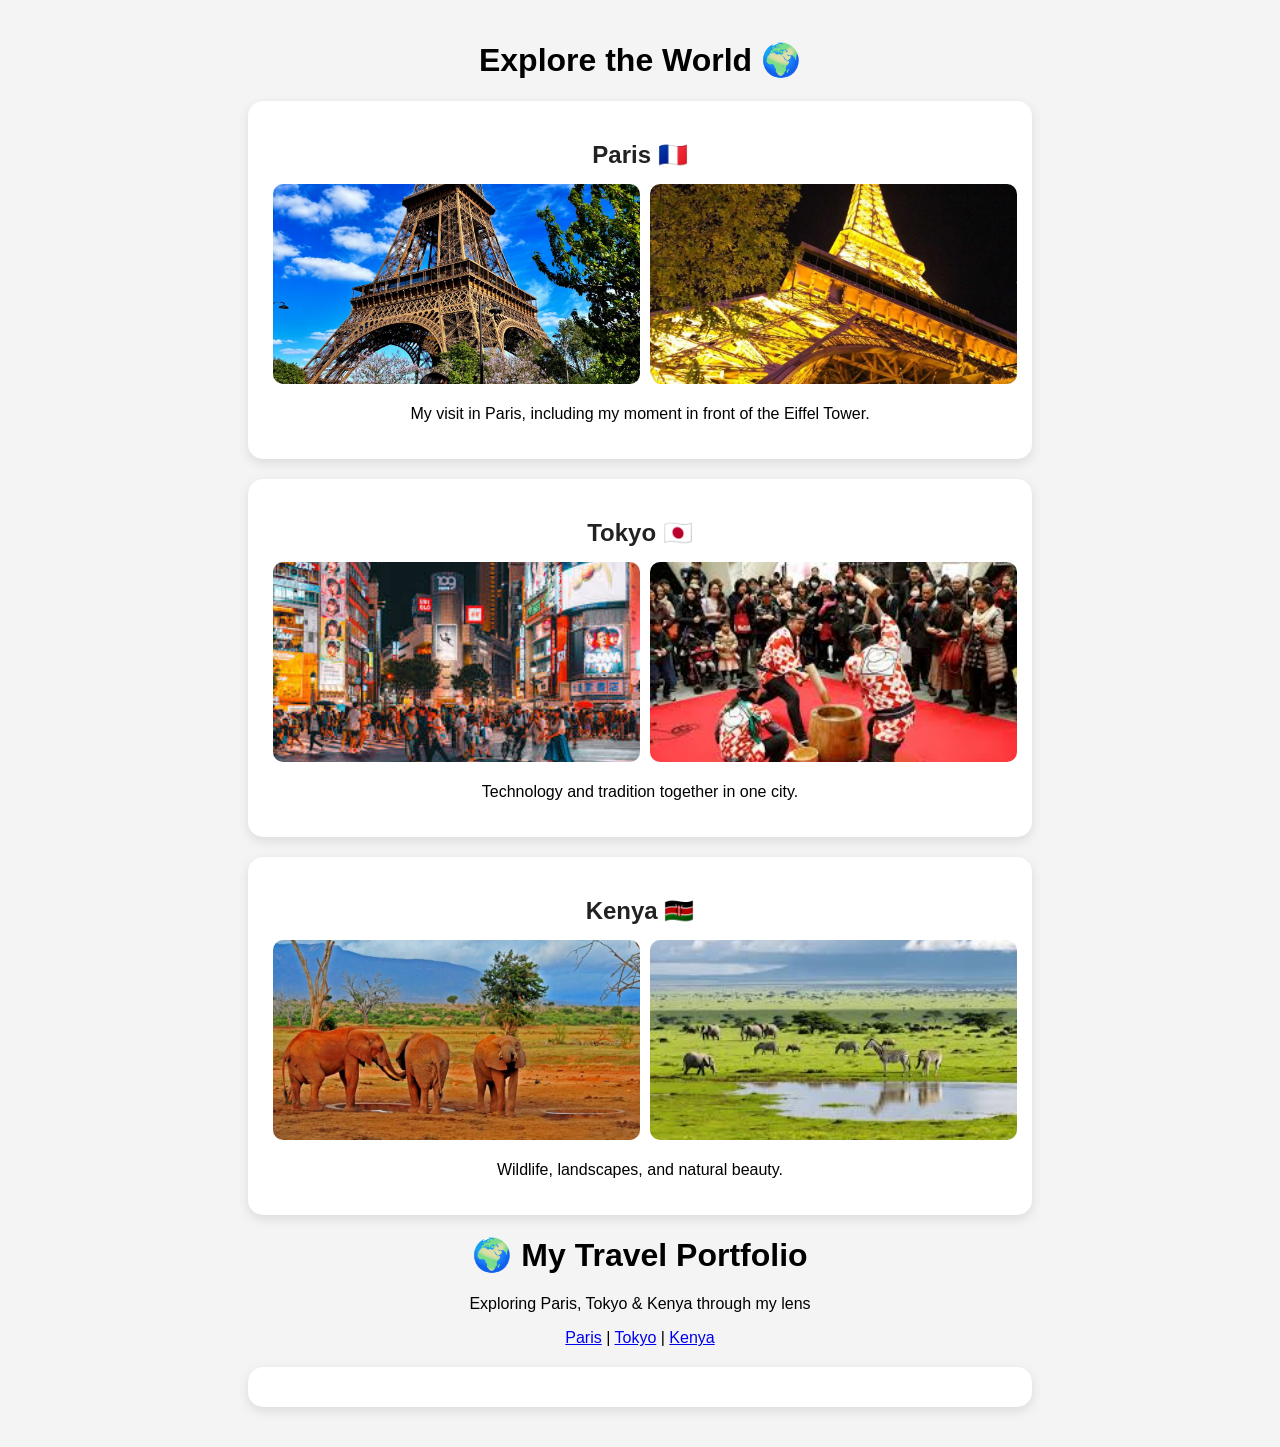
<file: index.html>
<!DOCTYPE html>
<html>
<head>
  <title>Travel Inspiration</title>
  <link rel="stylesheet" href="style.css">
</head>

<body>

  <h1>Explore the World 🌍</h1>

  <div class="card">

  <h2>Paris 🇫🇷</h2>

  <div class="image-grid">
    <img src="travel-site/images/paris1.jpg">
    <img src="travel-site/images/paris2.jpg">
  </div>

  <p>My visit in Paris, including my moment in front of the Eiffel Tower.</p>

</div>

  <div class="card">

  <h2>Tokyo 🇯🇵</h2>

  <div class="image-grid">
    <img src="travel-site/images/tokyo1.jpg">
    <img src="travel-site/images/tokyo2.jpg">
  </div>

  <p>Technology and tradition together in one city.</p>

</div>

  <div class="card">

  <h2>Kenya 🇰🇪</h2>

  <div class="image-grid">
    <img src="travel-site/images/kenya1.jpg">
    <img src="travel-site/images/kenya2.jpg">
  </div>

  <p>Wildlife, landscapes, and natural beauty.</p>

</div>

</body>
</html>
<h1 style="text-align:center;">🌍 My Travel Portfolio</h1>
<p style="text-align:center;">Exploring Paris, Tokyo & Kenya through my lens</p>
<div style="text-align:center; margin-bottom:20px;">
  <a href="#paris">Paris</a> |
  <a href="#tokyo">Tokyo</a> |
  <a href="#kenya">Kenya</a>
</div>
<div class="card" id="paris"></div>
</file>
<file: style.css>
body {
  font-family: Arial;
  text-align: center;
  background: #eef2f3;
}

.card {
  background: white;
  margin: 20px auto;
  padding: 20px;
  width: 60%;
  border-radius: 10px;
}img {
  border-radius: 10px;
  margin: 5px;
}.image-grid {
  display: grid;
  grid-template-columns: 1fr 1fr;
  gap: 10px;
  margin-top: 10px;
}

.image-grid img {
  width: 100%;
  height: 200px;
  object-fit: cover;
  border-radius: 10px;
}.image-grid img {
  transition: transform 0.3s ease;
}

.image-grid img:hover {
  transform: scale(1.05);
}body {
  font-family: Arial, sans-serif;
  background-color: #f4f4f4;
  margin: 0;
  padding: 20px;
}

.card {
  background: white;
  padding: 20px;
  margin: 20px auto;
  max-width: 800px;
  border-radius: 15px;
  box-shadow: 0 4px 12px rgba(0,0,0,0.1);
}h2 {
  color: #222;
  margin-bottom: 10px;
}.image-grid img {
  width: 100%;
  height: 200px;
  object-fit: cover;
  border-radius: 10px;
  transition: transform 0.3s ease;
}

.image-grid img:hover {
  transform: scale(1.05);
}
</file>
